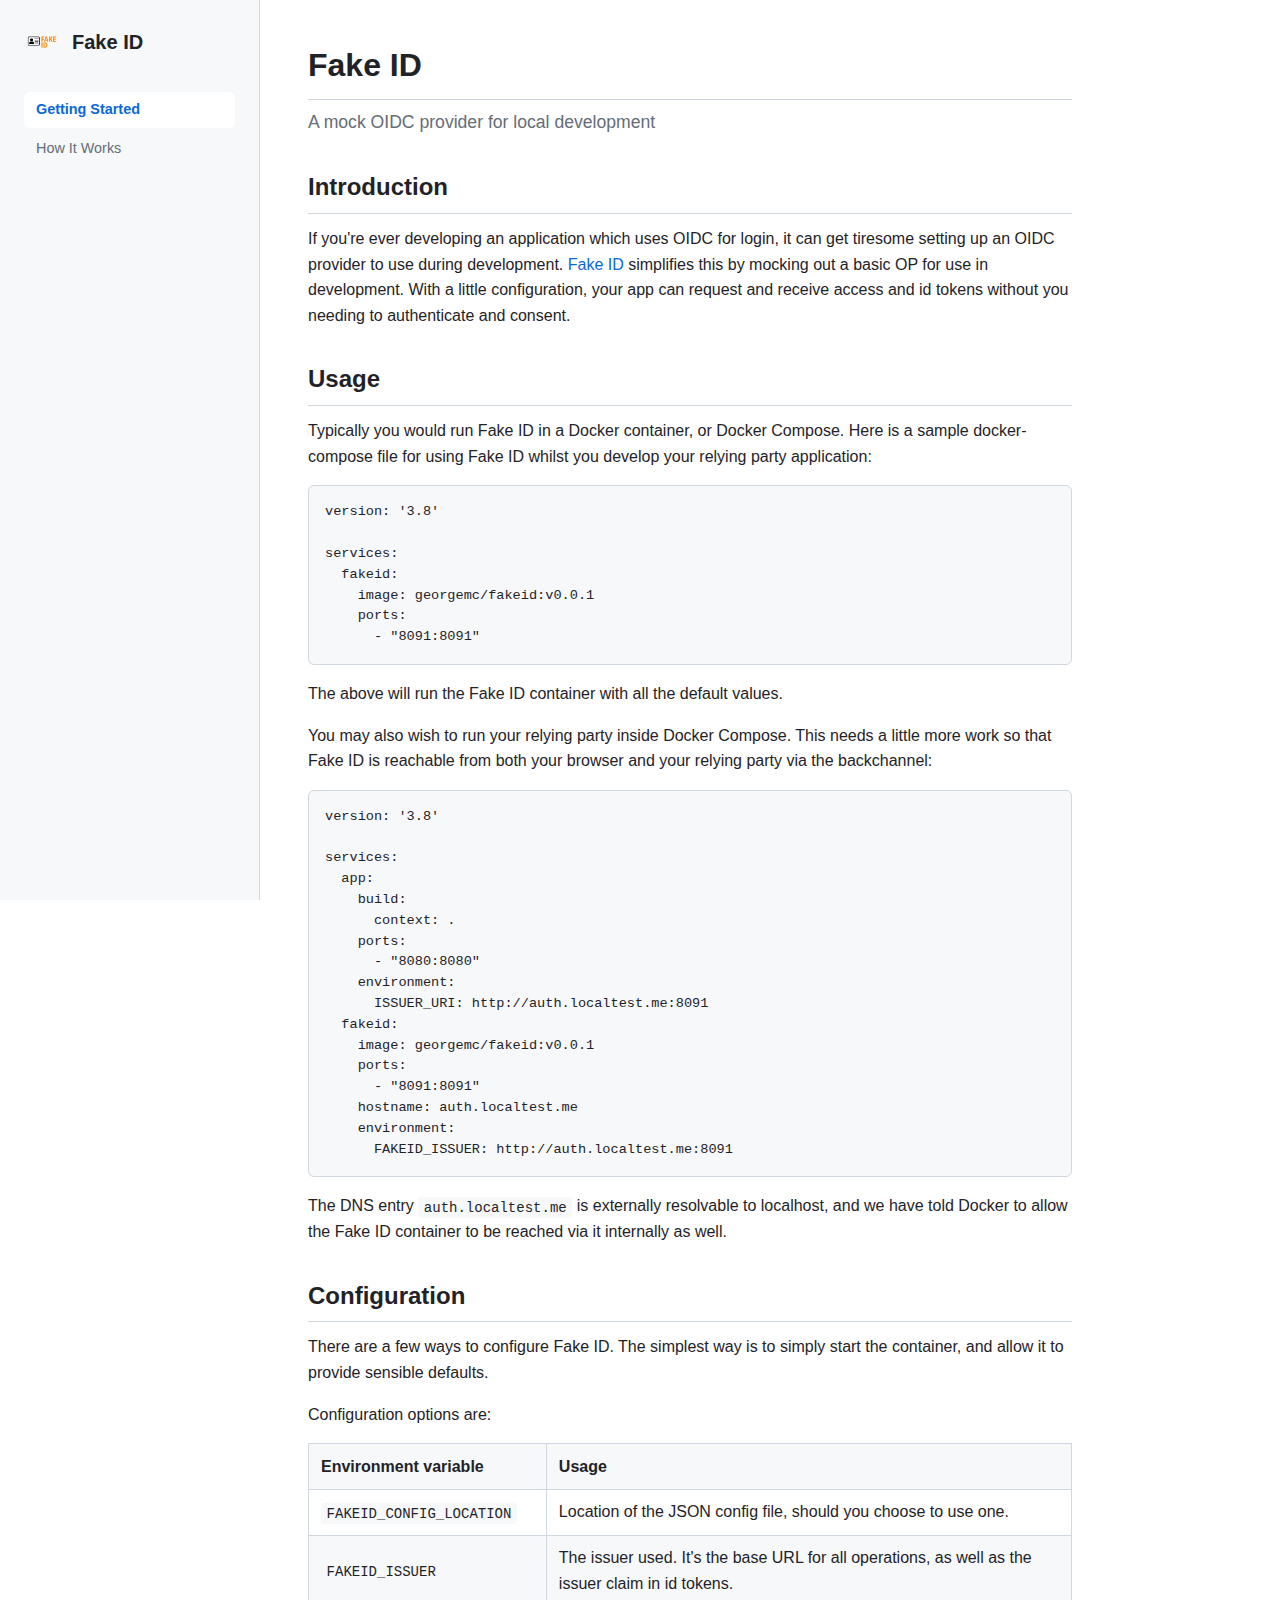
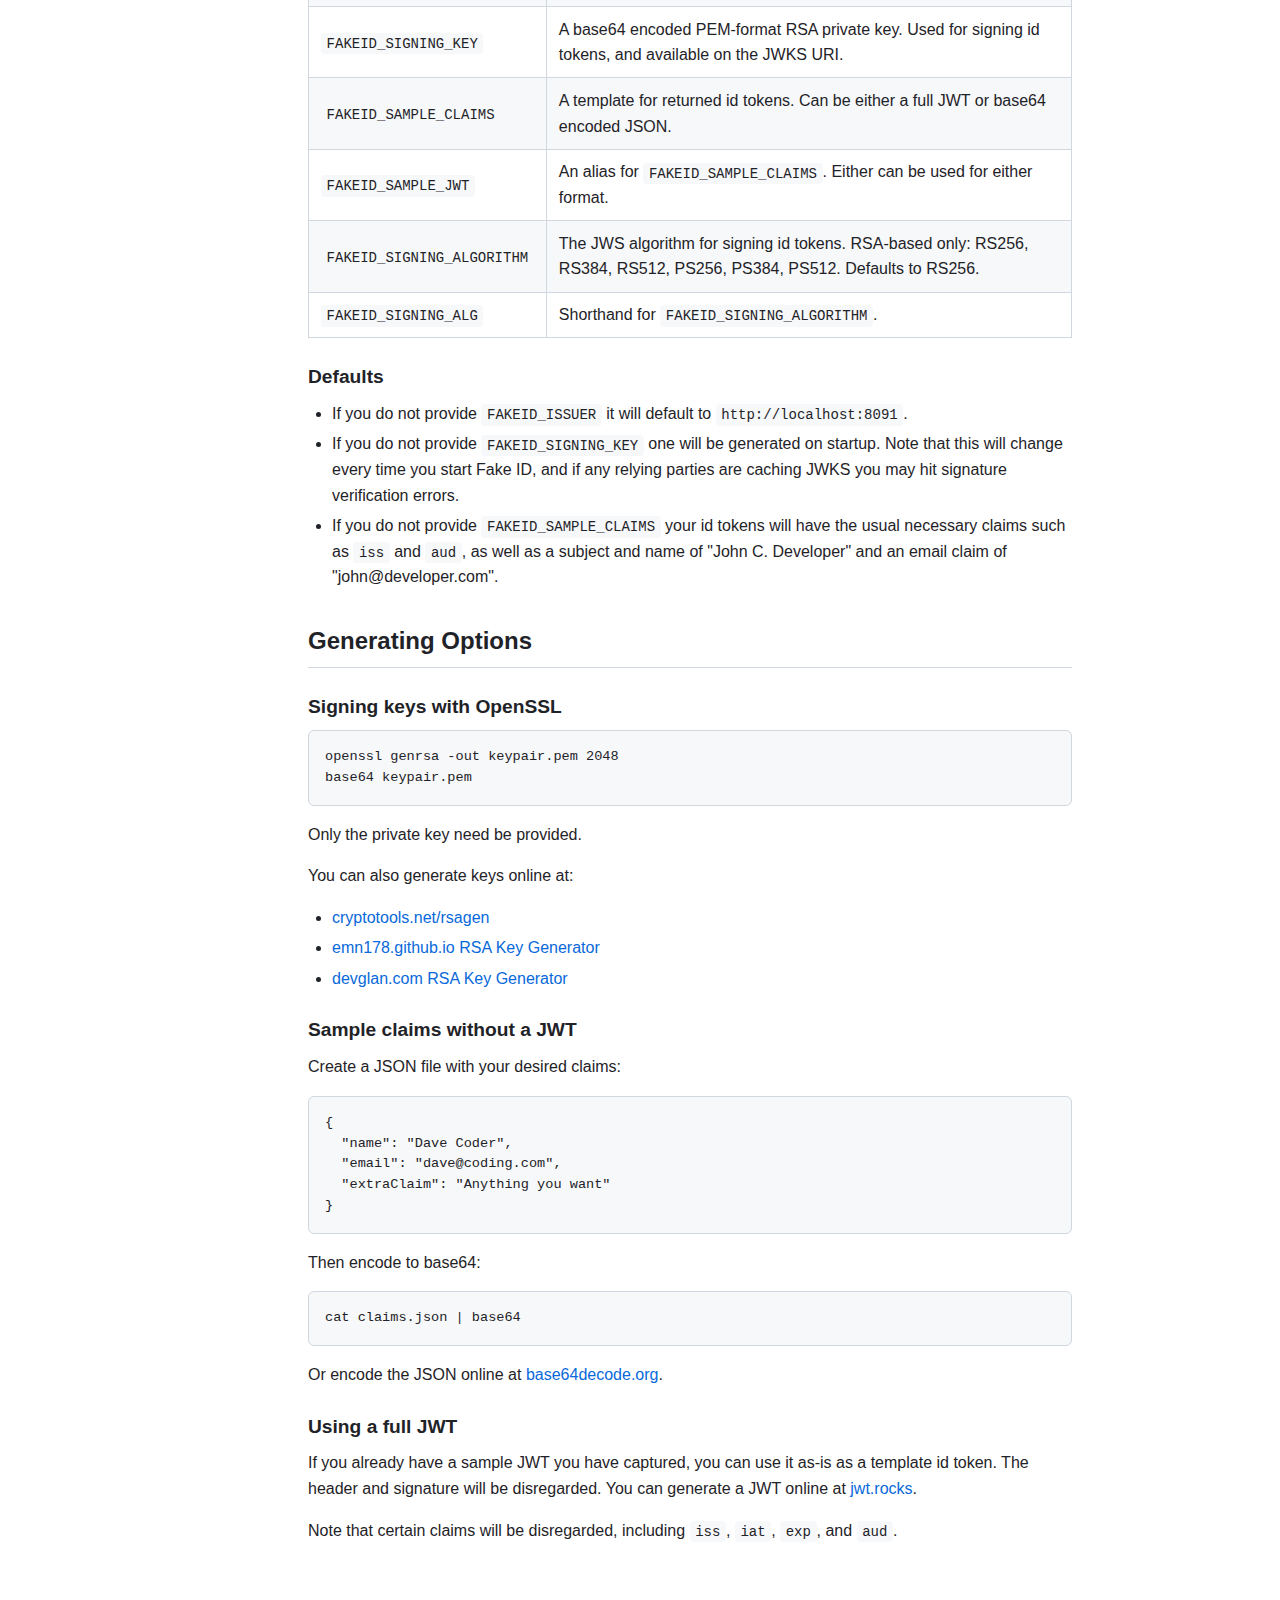
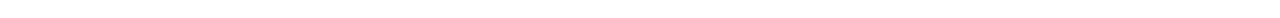
<file: docs/index.html>
<!DOCTYPE html>
<html lang="en">
<head>
  <meta charset="UTF-8">
  <meta name="viewport" content="width=device-width, initial-scale=1.0">
  <title>Fake ID - Documentation</title>
  <link rel="icon" href="images/favicon.ico">
  <link rel="stylesheet" href="style.css">
</head>
<body>
  <button class="menu-toggle" onclick="document.querySelector('.sidebar').classList.toggle('open')">&#9776;</button>
  <div class="layout">
    <aside class="sidebar">
      <a href="index.html" class="logo">
        <img src="images/logo-small.png" alt="Fake ID logo">
        <span>Fake ID</span>
      </a>
      <nav>
        <a href="index.html" class="active">Getting Started</a>
        <a href="what.html">How It Works</a>
      </nav>
    </aside>
    <main class="main">
      <h1>Fake ID</h1>
      <p class="subtitle">A mock OIDC provider for local development</p>

      <h2>Introduction</h2>
      <p>
        If you're ever developing an application which uses OIDC for login, it can get tiresome setting up an OIDC provider
        to use during development. <a href="https://github.com/georgecodes/fakeid">Fake ID</a> simplifies this by mocking out a basic
        OP for use in development. With a little configuration, your app can request and receive access and id tokens without
        you needing to authenticate and consent.
      </p>

      <h2>Usage</h2>
      <p>
        Typically you would run Fake ID in a Docker container, or Docker Compose. Here is a sample docker-compose file for using
        Fake ID whilst you develop your relying party application:
      </p>
      <pre><code>version: '3.8'

services:
  fakeid:
    image: georgemc/fakeid:v0.0.1
    ports:
      - "8091:8091"</code></pre>
      <p>The above will run the Fake ID container with all the default values.</p>

      <p>
        You may also wish to run your relying party inside Docker Compose. This needs a little more work so that Fake ID is reachable from both
        your browser and your relying party via the backchannel:
      </p>
      <pre><code>version: '3.8'

services:
  app:
    build:
      context: .
    ports:
      - "8080:8080"
    environment:
      ISSUER_URI: http://auth.localtest.me:8091
  fakeid:
    image: georgemc/fakeid:v0.0.1
    ports:
      - "8091:8091"
    hostname: auth.localtest.me
    environment:
      FAKEID_ISSUER: http://auth.localtest.me:8091</code></pre>
      <p>
        The DNS entry <code>auth.localtest.me</code> is externally resolvable to localhost, and we have told Docker to allow the
        Fake ID container to be reached via it internally as well.
      </p>

      <h2>Configuration</h2>
      <p>
        There are a few ways to configure Fake ID. The simplest way is to simply start the container, and allow it to provide sensible defaults.
      </p>
      <p>Configuration options are:</p>
      <table>
        <thead>
          <tr>
            <th>Environment variable</th>
            <th>Usage</th>
          </tr>
        </thead>
        <tbody>
          <tr>
            <td><code>FAKEID_CONFIG_LOCATION</code></td>
            <td>Location of the JSON config file, should you choose to use one.</td>
          </tr>
          <tr>
            <td><code>FAKEID_ISSUER</code></td>
            <td>The issuer used. It's the base URL for all operations, as well as the issuer claim in id tokens.</td>
          </tr>
          <tr>
            <td><code>FAKEID_SIGNING_KEY</code></td>
            <td>A base64 encoded PEM-format RSA private key. Used for signing id tokens, and available on the JWKS URI.</td>
          </tr>
          <tr>
            <td><code>FAKEID_SAMPLE_CLAIMS</code></td>
            <td>A template for returned id tokens. Can be either a full JWT or base64 encoded JSON.</td>
          </tr>
          <tr>
            <td><code>FAKEID_SAMPLE_JWT</code></td>
            <td>An alias for <code>FAKEID_SAMPLE_CLAIMS</code>. Either can be used for either format.</td>
          </tr>
          <tr>
            <td><code>FAKEID_SIGNING_ALGORITHM</code></td>
            <td>The JWS algorithm for signing id tokens. RSA-based only: RS256, RS384, RS512, PS256, PS384, PS512. Defaults to RS256.</td>
          </tr>
          <tr>
            <td><code>FAKEID_SIGNING_ALG</code></td>
            <td>Shorthand for <code>FAKEID_SIGNING_ALGORITHM</code>.</td>
          </tr>
        </tbody>
      </table>

      <h3>Defaults</h3>
      <ul>
        <li>If you do not provide <code>FAKEID_ISSUER</code> it will default to <code>http://localhost:8091</code>.</li>
        <li>If you do not provide <code>FAKEID_SIGNING_KEY</code> one will be generated on startup. Note that this will change every time you start Fake ID, and if any relying parties are caching JWKS you may hit signature verification errors.</li>
        <li>If you do not provide <code>FAKEID_SAMPLE_CLAIMS</code> your id tokens will have the usual necessary claims such as <code>iss</code> and <code>aud</code>, as well as a subject and name of "John C. Developer" and an email claim of "john@developer.com".</li>
      </ul>

      <h2>Generating Options</h2>

      <h3>Signing keys with OpenSSL</h3>
      <pre><code>openssl genrsa -out keypair.pem 2048
base64 keypair.pem</code></pre>
      <p>Only the private key need be provided.</p>
      <p>You can also generate keys online at:</p>
      <ul>
        <li><a href="https://cryptotools.net/rsagen">cryptotools.net/rsagen</a></li>
        <li><a href="https://emn178.github.io/online-tools/rsa/key-generator/">emn178.github.io RSA Key Generator</a></li>
        <li><a href="https://www.devglan.com/online-tools/rsa-key-generator">devglan.com RSA Key Generator</a></li>
      </ul>

      <h3>Sample claims without a JWT</h3>
      <p>Create a JSON file with your desired claims:</p>
      <pre><code>{
  "name": "Dave Coder",
  "email": "dave@coding.com",
  "extraClaim": "Anything you want"
}</code></pre>
      <p>Then encode to base64:</p>
      <pre><code>cat claims.json | base64</code></pre>
      <p>Or encode the JSON online at <a href="https://www.base64decode.org/">base64decode.org</a>.</p>

      <h3>Using a full JWT</h3>
      <p>
        If you already have a sample JWT you have captured, you can use it as-is as a template id token.
        The header and signature will be disregarded. You can generate a JWT online at <a href="https://jwt.rocks/">jwt.rocks</a>.
      </p>
      <p>
        Note that certain claims will be disregarded, including <code>iss</code>, <code>iat</code>, <code>exp</code>, and <code>aud</code>.
      </p>
    </main>
  </div>
</body>
</html>
</file>
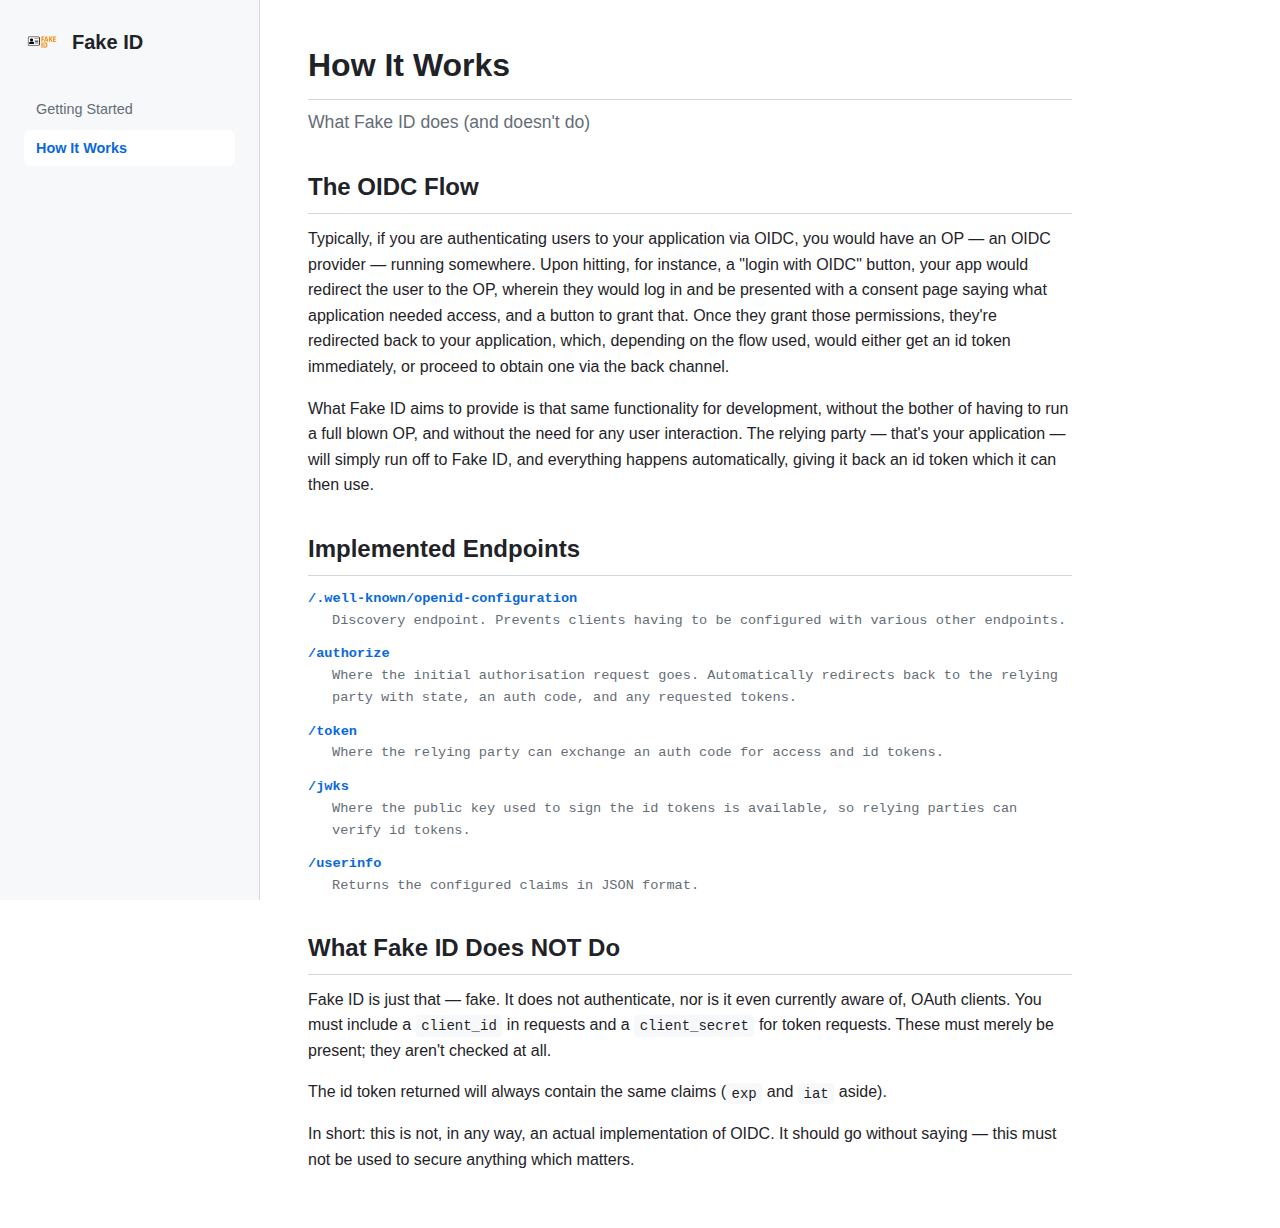
<file: docs/what.html>
<!DOCTYPE html>
<html lang="en">
<head>
  <meta charset="UTF-8">
  <meta name="viewport" content="width=device-width, initial-scale=1.0">
  <title>How It Works - Fake ID</title>
  <link rel="icon" href="images/favicon.ico">
  <link rel="stylesheet" href="style.css">
</head>
<body>
  <button class="menu-toggle" onclick="document.querySelector('.sidebar').classList.toggle('open')">&#9776;</button>
  <div class="layout">
    <aside class="sidebar">
      <a href="index.html" class="logo">
        <img src="images/logo-small.png" alt="Fake ID logo">
        <span>Fake ID</span>
      </a>
      <nav>
        <a href="index.html">Getting Started</a>
        <a href="what.html" class="active">How It Works</a>
      </nav>
    </aside>
    <main class="main">
      <h1>How It Works</h1>
      <p class="subtitle">What Fake ID does (and doesn't do)</p>

      <h2>The OIDC Flow</h2>
      <p>
        Typically, if you are authenticating users to your application via OIDC, you would have an OP &mdash; an OIDC provider &mdash; running somewhere.
        Upon hitting, for instance, a "login with OIDC" button, your app would redirect the user to the OP, wherein they would log in and be presented
        with a consent page saying what application needed access, and a button to grant that. Once they grant those permissions, they're redirected back
        to your application, which, depending on the flow used, would either get an id token immediately, or proceed to obtain one via the back channel.
      </p>
      <p>
        What Fake ID aims to provide is that same functionality for development, without the bother of having to run a full blown OP, and without the need
        for any user interaction. The relying party &mdash; that's your application &mdash; will simply run off to Fake ID, and everything happens automatically,
        giving it back an id token which it can then use.
      </p>

      <h2>Implemented Endpoints</h2>
      <dl class="endpoint">
        <dt>/.well-known/openid-configuration</dt>
        <dd>Discovery endpoint. Prevents clients having to be configured with various other endpoints.</dd>

        <dt>/authorize</dt>
        <dd>Where the initial authorisation request goes. Automatically redirects back to the relying party with state, an auth code, and any requested tokens.</dd>

        <dt>/token</dt>
        <dd>Where the relying party can exchange an auth code for access and id tokens.</dd>

        <dt>/jwks</dt>
        <dd>Where the public key used to sign the id tokens is available, so relying parties can verify id tokens.</dd>

        <dt>/userinfo</dt>
        <dd>Returns the configured claims in JSON format.</dd>
      </dl>

      <h2>What Fake ID Does NOT Do</h2>
      <p>
        Fake ID is just that &mdash; fake. It does not authenticate, nor is it even currently aware of, OAuth clients.
        You must include a <code>client_id</code> in requests and a <code>client_secret</code> for token requests.
        These must merely be present; they aren't checked at all.
      </p>
      <p>
        The id token returned will always contain the same claims (<code>exp</code> and <code>iat</code> aside).
      </p>
      <p>
        In short: this is not, in any way, an actual implementation of OIDC.
        It should go without saying &mdash; this must not be used to secure anything which matters.
      </p>
    </main>
  </div>
</body>
</html>
</file>
<file: docs/style.css>
:root {
  --bg: #ffffff;
  --bg-code: #f6f8fa;
  --text: #1f2328;
  --text-muted: #656d76;
  --border: #d0d7de;
  --accent: #0969da;
  --accent-hover: #0550ae;
  --sidebar-bg: #f6f8fa;
  --table-stripe: #f6f8fa;
}

@media (prefers-color-scheme: dark) {
  :root {
    --bg: #0d1117;
    --bg-code: #161b22;
    --text: #e6edf3;
    --text-muted: #8b949e;
    --border: #30363d;
    --accent: #58a6ff;
    --accent-hover: #79c0ff;
    --sidebar-bg: #161b22;
    --table-stripe: #161b22;
  }
}

* {
  margin: 0;
  padding: 0;
  box-sizing: border-box;
}

body {
  font-family: -apple-system, BlinkMacSystemFont, "Segoe UI", Helvetica, Arial, sans-serif;
  color: var(--text);
  background: var(--bg);
  line-height: 1.6;
}

.layout {
  display: flex;
  min-height: 100vh;
}

/* Sidebar */
.sidebar {
  width: 260px;
  background: var(--sidebar-bg);
  border-right: 1px solid var(--border);
  padding: 1.5rem;
  position: fixed;
  top: 0;
  left: 0;
  bottom: 0;
  overflow-y: auto;
}

.sidebar .logo {
  display: flex;
  align-items: center;
  gap: 0.75rem;
  text-decoration: none;
  color: var(--text);
  margin-bottom: 2rem;
}

.sidebar .logo img {
  width: 36px;
  height: 36px;
}

.sidebar .logo span {
  font-size: 1.25rem;
  font-weight: 600;
}

.sidebar nav a {
  display: block;
  padding: 0.4rem 0.75rem;
  margin: 0.15rem 0;
  color: var(--text-muted);
  text-decoration: none;
  border-radius: 6px;
  font-size: 0.9rem;
}

.sidebar nav a:hover,
.sidebar nav a.active {
  color: var(--text);
  background: var(--bg);
}

.sidebar nav a.active {
  font-weight: 600;
  color: var(--accent);
}

.sidebar .github-link {
  display: block;
  margin-top: 1.5rem;
  padding: 0.4rem 0.75rem;
  font-size: 0.9rem;
  color: var(--text-muted);
  text-decoration: none;
  border-radius: 6px;
}

.sidebar .github-link:hover {
  color: var(--text);
  background: var(--bg);
  text-decoration: none;
}

/* Main content */
.main {
  margin-left: 260px;
  flex: 1;
  max-width: 860px;
  padding: 2.5rem 3rem;
}

h1 {
  font-size: 2rem;
  margin-bottom: 0.5rem;
  border-bottom: 1px solid var(--border);
  padding-bottom: 0.5rem;
}

h2 {
  font-size: 1.5rem;
  margin-top: 2rem;
  margin-bottom: 0.75rem;
  border-bottom: 1px solid var(--border);
  padding-bottom: 0.4rem;
}

h3 {
  font-size: 1.2rem;
  margin-top: 1.5rem;
  margin-bottom: 0.5rem;
}

p {
  margin-bottom: 1rem;
}

a {
  color: var(--accent);
  text-decoration: none;
}

a:hover {
  text-decoration: underline;
  color: var(--accent-hover);
}

code {
  font-family: "SFMono-Regular", Consolas, "Liberation Mono", Menlo, monospace;
  font-size: 0.875em;
  background: var(--bg-code);
  padding: 0.2em 0.4em;
  border-radius: 4px;
}

pre {
  background: var(--bg-code);
  border: 1px solid var(--border);
  border-radius: 6px;
  padding: 1rem;
  overflow-x: auto;
  margin-bottom: 1rem;
}

pre code {
  background: none;
  padding: 0;
  font-size: 0.85rem;
  line-height: 1.5;
}

table {
  width: 100%;
  border-collapse: collapse;
  margin-bottom: 1rem;
}

th, td {
  text-align: left;
  padding: 0.6rem 0.75rem;
  border: 1px solid var(--border);
}

th {
  background: var(--bg-code);
  font-weight: 600;
}

tr:nth-child(even) {
  background: var(--table-stripe);
}

ul, ol {
  margin-bottom: 1rem;
  padding-left: 1.5rem;
}

li {
  margin-bottom: 0.3rem;
}

.endpoint {
  font-family: "SFMono-Regular", Consolas, "Liberation Mono", Menlo, monospace;
  font-size: 0.85rem;
}

.endpoint dt {
  font-weight: 600;
  margin-top: 0.75rem;
  color: var(--accent);
}

.endpoint dd {
  margin-left: 1.5rem;
  margin-bottom: 0.25rem;
  color: var(--text-muted);
}

.subtitle {
  color: var(--text-muted);
  font-size: 1.1rem;
  margin-bottom: 1.5rem;
}

/* Mobile */
.menu-toggle {
  display: none;
  position: fixed;
  top: 1rem;
  left: 1rem;
  z-index: 100;
  background: var(--sidebar-bg);
  border: 1px solid var(--border);
  border-radius: 6px;
  padding: 0.4rem 0.6rem;
  cursor: pointer;
  color: var(--text);
  font-size: 1.25rem;
  line-height: 1;
}

@media (max-width: 768px) {
  .menu-toggle {
    display: block;
  }

  .sidebar {
    transform: translateX(-100%);
    transition: transform 0.2s ease;
    z-index: 50;
  }

  .sidebar.open {
    transform: translateX(0);
  }

  .main {
    margin-left: 0;
    padding: 2rem 1.25rem;
    padding-top: 3.5rem;
  }
}
</file>
